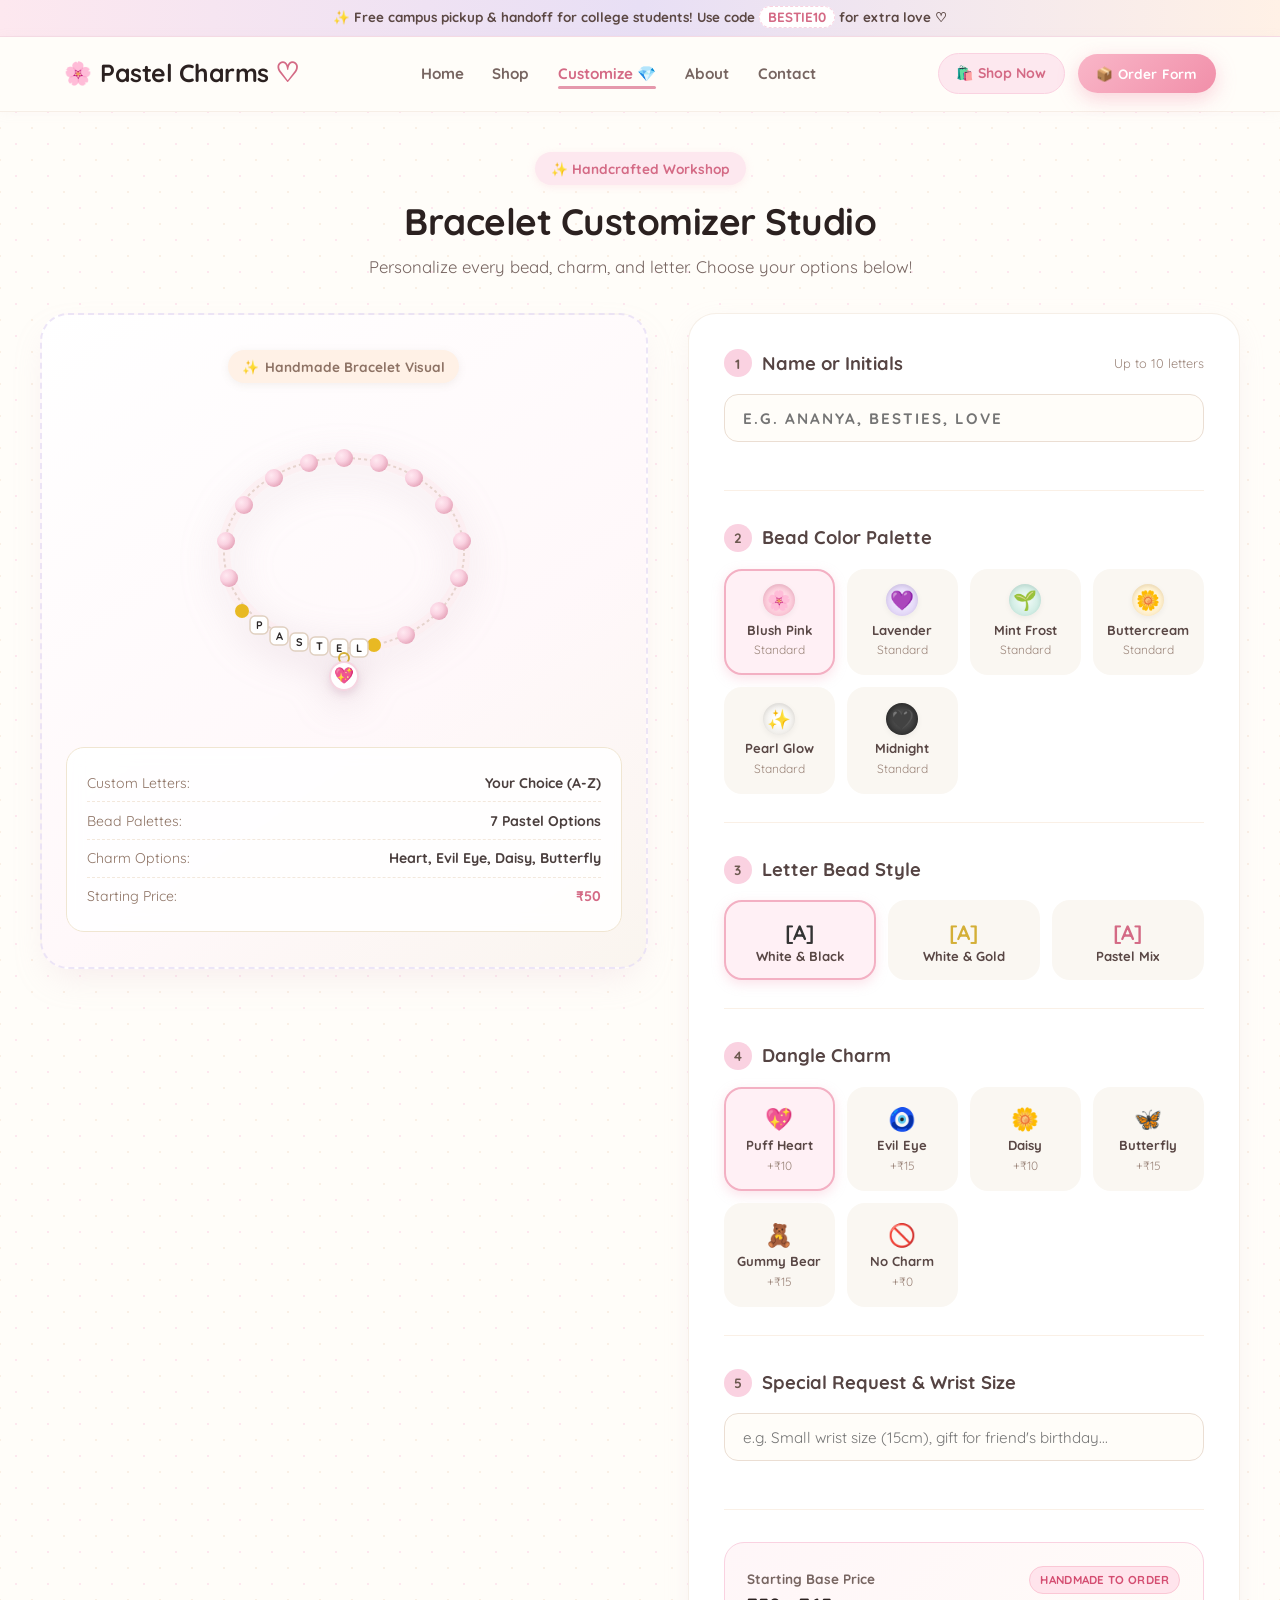
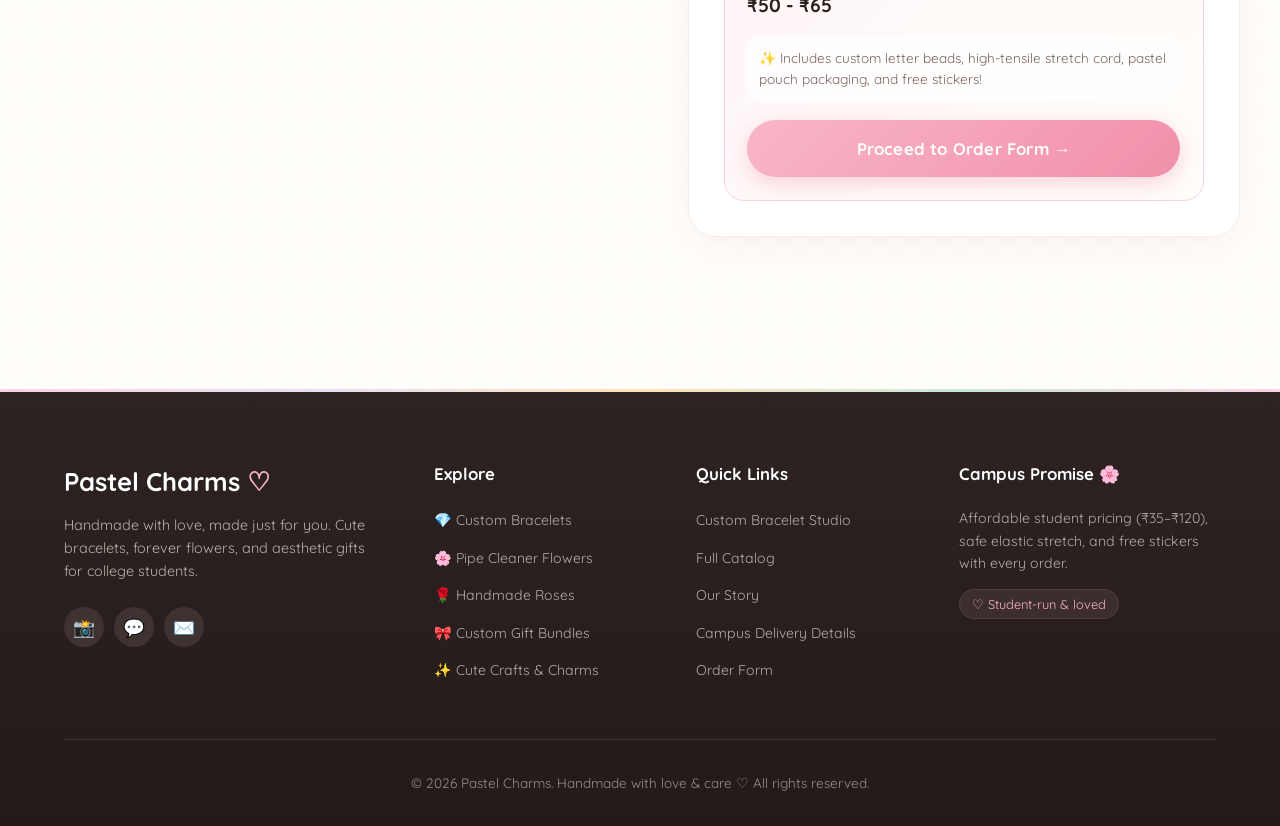
<file: customize.html>
<!DOCTYPE html>
<html lang="en">
<head>
  <meta charset="UTF-8">
  <meta name="viewport" content="width=device-width, initial-scale=1.0">
  <title>Customize Your Bracelet ♡ Pastel Charms</title>
  <meta name="description" content="Design your dream customized name bracelet! Choose your beads, letters, charms, and place your order directly.">
  <link rel="stylesheet" href="css/style.css">
  <link rel="stylesheet" href="css/customizer.css">
  <link rel="icon" href="data:image/svg+xml,<svg xmlns=%22http://www.w3.org/2000/svg%22 viewBox=%220 0 100 100%22><text y=%22.9em%22 font-size=%2290%22>💎</text></svg>">
</head>
<body>

  <div style="background: linear-gradient(90deg, #FDE8EF 0%, #E8DFF5 50%, #FFF1E6 100%); text-align: center; padding: 7px 14px; font-size: 0.84rem; font-weight: 700; color: #5B4743; border-bottom: 1px solid #F6DCE5;">
    ✨ Free campus pickup & handoff for college students! Use code <span style="background: #FFFFFF; padding: 2px 8px; border-radius: 12px; color: #D46A85; border: 1px dashed #FAD2E1;">BESTIE10</span> for extra love ♡
  </div>

  <header class="site-header">
    <div class="nav-container">
      <a href="index.html" class="brand-logo" aria-label="Pastel Charms Home">
        <span class="logo-sparkle">🌸</span>
        <span class="logo-text">Pastel Charms <span>♡</span></span>
      </a>

      <nav aria-label="Main Navigation">
        <ul class="nav-links">
          <li><a href="index.html" class="nav-link ">Home</a></li>
          <li><a href="shop.html" class="nav-link ">Shop</a></li>
          <li><a href="customize.html" class="nav-link active">Customize 💎</a></li>
          <li><a href="index.html#about" class="nav-link">About</a></li>
          <li><a href="index.html#contact" class="nav-link">Contact</a></li>
        </ul>
      </nav>

      <div class="nav-actions">
        <a href="shop.html" class="nav-icon-btn" title="Shop Catalog">
          🛍️ Shop Now
        </a>
        <a href="checkout.html" class="btn btn-primary btn-sm" title="Order / Checkout">
          📦 Order Form
        </a>
        
        <details class="mobile-menu-details">
          <summary class="mobile-menu-summary" aria-label="Toggle menu">☰</summary>
          <div class="mobile-menu-dropdown">
            <a href="index.html"><span>🏠</span> Home</a>
            <a href="shop.html"><span>🛍️</span> Shop All Crafts</a>
            <a href="customize.html"><span>💎</span> Bracelet Customizer</a>
            <a href="index.html#about"><span>🎀</span> Our Story</a>
            <a href="index.html#contact"><span>💌</span> Contact & WhatsApp</a>
            <a href="checkout.html"><span>📦</span> Order Checkout</a>
          </div>
        </details>
      </div>
    </div>
  </header>

  <main class="container section-padding" style="padding-top: 2.5rem;">
    <div class="section-title-wrap" style="margin-bottom: 2rem;">
      <span class="section-subtitle-pill">✨ Handcrafted Workshop</span>
      <h1 class="section-title">Bracelet Customizer Studio</h1>
      <p class="section-desc">Personalize every bead, charm, and letter. Choose your options below!</p>
    </div>

    <div class="customizer-grid">
      <!-- Left Column: Visual Representation Card -->
      <div class="preview-stage-card">
        <div class="preview-badge-pill">
          <span>✨</span> Handmade Bracelet Visual
        </div>

        <div class="bracelet-canvas-container">
          <svg class="bracelet-svg-preview" viewBox="0 0 360 320" xmlns="http://www.w3.org/2000/svg">
            <defs>
              <filter id="charm-glow" x="-50%" y="-50%" width="200%" height="200%">
                <feDropShadow dx="0" dy="4" stdDeviation="4" flood-color="#CAA2B8" flood-opacity="0.35"/>
              </filter>
              <radialGradient id="pinkGrad" cx="35%" cy="35%" r="70%">
                <stop offset="0%" stop-color="#FFE9F1"/>
                <stop offset="50%" stop-color="#FAD2E1"/>
                <stop offset="100%" stop-color="#E6A5BA"/>
              </radialGradient>
            </defs>
            <ellipse cx="180" cy="150" rx="120" ry="95" fill="none" stroke="#FDECEF" stroke-width="12" opacity="0.6"/>
            <ellipse cx="180" cy="150" rx="120" ry="95" fill="none" stroke="#E6D3CD" stroke-width="2" stroke-dasharray="3,3"/>
            
            <!-- Beads Loop -->
            <circle cx="180" cy="55" r="9" fill="url(#pinkGrad)"/>
            <circle cx="215" cy="60" r="9" fill="url(#pinkGrad)"/>
            <circle cx="250" cy="75" r="9" fill="url(#pinkGrad)"/>
            <circle cx="280" cy="102" r="9" fill="url(#pinkGrad)"/>
            <circle cx="298" cy="138" r="9" fill="url(#pinkGrad)"/>
            <circle cx="295" cy="175" r="9" fill="url(#pinkGrad)"/>
            <circle cx="275" cy="208" r="9" fill="url(#pinkGrad)"/>
            <circle cx="242" cy="232" r="9" fill="url(#pinkGrad)"/>
            
            <!-- Flanking Gold Spacer -->
            <circle cx="210" cy="242" r="7" fill="#E8B923"/>
            
            <!-- Letter Beads: P A S T E L -->
            <g transform="translate(195, 245)">
              <rect x="-9" y="-9" width="18" height="18" rx="5" fill="#FFF" stroke="#E0D0C0" stroke-width="1.5"/>
              <text x="0" y="4" text-anchor="middle" font-family="'Quicksand', sans-serif" font-size="11" font-weight="900" fill="#2B2727">L</text>
            </g>
            <g transform="translate(175, 245)">
              <rect x="-9" y="-9" width="18" height="18" rx="5" fill="#FFF" stroke="#E0D0C0" stroke-width="1.5"/>
              <text x="0" y="4" text-anchor="middle" font-family="'Quicksand', sans-serif" font-size="11" font-weight="900" fill="#2B2727">E</text>
            </g>
            <g transform="translate(155, 243)">
              <rect x="-9" y="-9" width="18" height="18" rx="5" fill="#FFF" stroke="#E0D0C0" stroke-width="1.5"/>
              <text x="0" y="4" text-anchor="middle" font-family="'Quicksand', sans-serif" font-size="11" font-weight="900" fill="#2B2727">T</text>
            </g>
            <g transform="translate(135, 239)">
              <rect x="-9" y="-9" width="18" height="18" rx="5" fill="#FFF" stroke="#E0D0C0" stroke-width="1.5"/>
              <text x="0" y="4" text-anchor="middle" font-family="'Quicksand', sans-serif" font-size="11" font-weight="900" fill="#2B2727">S</text>
            </g>
            <g transform="translate(115, 233)">
              <rect x="-9" y="-9" width="18" height="18" rx="5" fill="#FFF" stroke="#E0D0C0" stroke-width="1.5"/>
              <text x="0" y="4" text-anchor="middle" font-family="'Quicksand', sans-serif" font-size="11" font-weight="900" fill="#2B2727">A</text>
            </g>
            <g transform="translate(95, 222)">
              <rect x="-9" y="-9" width="18" height="18" rx="5" fill="#FFF" stroke="#E0D0C0" stroke-width="1.5"/>
              <text x="0" y="4" text-anchor="middle" font-family="'Quicksand', sans-serif" font-size="11" font-weight="900" fill="#2B2727">P</text>
            </g>
            
            <!-- Flanking Gold Spacer -->
            <circle cx="78" cy="208" r="7" fill="#E8B923"/>
            
            <circle cx="65" cy="175" r="9" fill="url(#pinkGrad)"/>
            <circle cx="62" cy="138" r="9" fill="url(#pinkGrad)"/>
            <circle cx="80" cy="102" r="9" fill="url(#pinkGrad)"/>
            <circle cx="110" cy="75" r="9" fill="url(#pinkGrad)"/>
            <circle cx="145" cy="60" r="9" fill="url(#pinkGrad)"/>

            <!-- Center Dangling Charm -->
            <g transform="translate(180, 255)">
              <circle cx="0" cy="0" r="5" fill="none" stroke="#D4AF37" stroke-width="2"/>
              <circle cx="0" cy="18" r="14" fill="#FFFFFF" stroke="#F6D6E2" stroke-width="2" filter="url(#charm-glow)"/>
              <text x="0" y="23" text-anchor="middle" font-size="16">💖</text>
            </g>
          </svg>
        </div>

        <div class="preview-details-strip">
          <div class="preview-spec-row">
            <span class="preview-spec-label">Custom Letters:</span>
            <span class="preview-spec-val">Your Choice (A-Z)</span>
          </div>
          <div class="preview-spec-row">
            <span class="preview-spec-label">Bead Palettes:</span>
            <span class="preview-spec-val">7 Pastel Options</span>
          </div>
          <div class="preview-spec-row">
            <span class="preview-spec-label">Charm Options:</span>
            <span class="preview-spec-val">Heart, Evil Eye, Daisy, Butterfly</span>
          </div>
          <div class="preview-spec-row">
            <span class="preview-spec-label">Starting Price:</span>
            <span class="preview-spec-val" style="color: var(--pastel-rose);">₹50</span>
          </div>
        </div>
      </div>

      <!-- Right Column: Pure HTML Form -->
      <div class="customizer-form-card">
        <form action="checkout.html" method="GET">
          <!-- Step 1 -->
          <section class="form-step-section">
            <div class="form-step-header">
              <span class="step-num">1</span>
              <h3>Name or Initials</h3>
              <span class="step-hint">Up to 10 letters</span>
            </div>
            <div class="form-group">
              <input type="text" name="custom_name" class="form-input" placeholder="e.g. ANANYA, BESTIES, LOVE" maxlength="10" style="text-transform: uppercase; font-weight: 700; letter-spacing: 2px;" required>
            </div>
          </section>

          <!-- Step 2 -->
          <section class="form-step-section">
            <div class="form-step-header">
              <span class="step-num">2</span>
              <h3>Bead Color Palette</h3>
            </div>
            <div class="option-cards-grid">
              <label class="option-radio-label">
                <input type="radio" name="bead_color" value="Blush Pink" checked>
                <div class="option-icon-swatch swatch-pink">🌸</div>
                <span class="option-name">Blush Pink</span>
                <span class="option-price-tag">Standard</span>
              </label>
              <label class="option-radio-label">
                <input type="radio" name="bead_color" value="Lavender">
                <div class="option-icon-swatch swatch-lavender">💜</div>
                <span class="option-name">Lavender</span>
                <span class="option-price-tag">Standard</span>
              </label>
              <label class="option-radio-label">
                <input type="radio" name="bead_color" value="Mint Frost">
                <div class="option-icon-swatch swatch-mint">🌱</div>
                <span class="option-name">Mint Frost</span>
                <span class="option-price-tag">Standard</span>
              </label>
              <label class="option-radio-label">
                <input type="radio" name="bead_color" value="Buttercream">
                <div class="option-icon-swatch swatch-butter">🌼</div>
                <span class="option-name">Buttercream</span>
                <span class="option-price-tag">Standard</span>
              </label>
              <label class="option-radio-label">
                <input type="radio" name="bead_color" value="Pearl Glow">
                <div class="option-icon-swatch swatch-pearl">✨</div>
                <span class="option-name">Pearl Glow</span>
                <span class="option-price-tag">Standard</span>
              </label>
              <label class="option-radio-label">
                <input type="radio" name="bead_color" value="Midnight Black">
                <div class="option-icon-swatch swatch-black">🖤</div>
                <span class="option-name">Midnight</span>
                <span class="option-price-tag">Standard</span>
              </label>
            </div>
          </section>

          <!-- Step 3 -->
          <section class="form-step-section">
            <div class="form-step-header">
              <span class="step-num">3</span>
              <h3>Letter Bead Style</h3>
            </div>
            <div class="option-cards-grid" style="grid-template-columns: repeat(3, 1fr);">
              <label class="option-radio-label">
                <input type="radio" name="letter_style" value="White with Black Text" checked>
                <div style="font-size: 1.3rem; font-weight: 900; color: #333;">[A]</div>
                <span class="option-name">White & Black</span>
              </label>
              <label class="option-radio-label">
                <input type="radio" name="letter_style" value="White with Gold Text">
                <div style="font-size: 1.3rem; font-weight: 900; color: #D4AF37;">[A]</div>
                <span class="option-name">White & Gold</span>
              </label>
              <label class="option-radio-label">
                <input type="radio" name="letter_style" value="Pastel Rainbow">
                <div style="font-size: 1.3rem; font-weight: 900; color: #D46A85;">[A]</div>
                <span class="option-name">Pastel Mix</span>
              </label>
            </div>
          </section>

          <!-- Step 4 -->
          <section class="form-step-section">
            <div class="form-step-header">
              <span class="step-num">4</span>
              <h3>Dangle Charm</h3>
            </div>
            <div class="option-cards-grid">
              <label class="option-radio-label">
                <input type="radio" name="charm" value="Puff Heart (+Rs 10)" checked>
                <span style="font-size: 1.4rem;">💖</span>
                <span class="option-name">Puff Heart</span>
                <span class="option-price-tag">+₹10</span>
              </label>
              <label class="option-radio-label">
                <input type="radio" name="charm" value="Evil Eye (+Rs 15)">
                <span style="font-size: 1.4rem;">🧿</span>
                <span class="option-name">Evil Eye</span>
                <span class="option-price-tag">+₹15</span>
              </label>
              <label class="option-radio-label">
                <input type="radio" name="charm" value="Daisy (+Rs 10)">
                <span style="font-size: 1.4rem;">🌼</span>
                <span class="option-name">Daisy</span>
                <span class="option-price-tag">+₹10</span>
              </label>
              <label class="option-radio-label">
                <input type="radio" name="charm" value="Butterfly (+Rs 15)">
                <span style="font-size: 1.4rem;">🦋</span>
                <span class="option-name">Butterfly</span>
                <span class="option-price-tag">+₹15</span>
              </label>
              <label class="option-radio-label">
                <input type="radio" name="charm" value="Teddy Bear (+Rs 15)">
                <span style="font-size: 1.4rem;">🧸</span>
                <span class="option-name">Gummy Bear</span>
                <span class="option-price-tag">+₹15</span>
              </label>
              <label class="option-radio-label">
                <input type="radio" name="charm" value="No Charm (+Rs 0)">
                <span style="font-size: 1.4rem;">🚫</span>
                <span class="option-name">No Charm</span>
                <span class="option-price-tag">+₹0</span>
              </label>
            </div>
          </section>

          <!-- Step 5 -->
          <section class="form-step-section">
            <div class="form-step-header">
              <span class="step-num">5</span>
              <h3>Special Request & Wrist Size</h3>
            </div>
            <div class="form-group">
              <input type="text" name="custom_notes" class="form-input" placeholder="e.g. Small wrist size (15cm), gift for friend's birthday...">
            </div>
          </section>

          <!-- Summary & Submit -->
          <div class="customizer-summary-card">
            <div class="summary-price-row">
              <div>
                <div style="font-size: 0.85rem; font-weight: 700; color: var(--text-secondary);">Starting Base Price</div>
                <div style="font-size: 1.2rem; font-weight: 800; color: var(--text-dark);">₹50 - ₹65</div>
              </div>
              <div style="text-align: right;">
                <span class="badge badge-accent">Handmade to Order</span>
              </div>
            </div>

            <div class="summary-items-breakdown">
              ✨ Includes custom letter beads, high-tensile stretch cord, pastel pouch packaging, and free stickers!
            </div>

            <button type="submit" class="btn btn-primary btn-block" style="padding: 1.1rem; font-size: 1.05rem;">
              Proceed to Order Form →
            </button>
          </div>
        </form>
      </div>
    </div>
  </main>

  <footer class="site-footer">
    <div class="container">
      <div class="footer-grid">
        <div>
          <div class="footer-logo">
            Pastel Charms <span>♡</span>
          </div>
          <p class="footer-desc">
            Handmade with love, made just for you. Cute bracelets, forever flowers, and aesthetic gifts for college students.
          </p>
          <div class="footer-social-links">
            <a href="https://instagram.com" target="_blank" class="social-circle" title="Instagram">📸</a>
            <a href="https://wa.me/919876543210" target="_blank" class="social-circle" title="WhatsApp">💬</a>
            <a href="mailto:hello.pastelcharms@gmail.com" class="social-circle" title="Email">✉️</a>
          </div>
        </div>

        <div class="footer-col">
          <h4>Explore</h4>
          <ul class="footer-links-list">
            <li><a href="shop.html#bracelets">💎 Custom Bracelets</a></li>
            <li><a href="shop.html#pipe-flowers">🌸 Pipe Cleaner Flowers</a></li>
            <li><a href="shop.html#roses">🌹 Handmade Roses</a></li>
            <li><a href="shop.html#custom-gifts">🎀 Custom Gift Bundles</a></li>
            <li><a href="shop.html#crafts">✨ Cute Crafts & Charms</a></li>
          </ul>
        </div>

        <div class="footer-col">
          <h4>Quick Links</h4>
          <ul class="footer-links-list">
            <li><a href="customize.html">Custom Bracelet Studio</a></li>
            <li><a href="shop.html">Full Catalog</a></li>
            <li><a href="index.html#about">Our Story</a></li>
            <li><a href="index.html#contact">Campus Delivery Details</a></li>
            <li><a href="checkout.html">Order Form</a></li>
          </ul>
        </div>

        <div class="footer-col">
          <h4>Campus Promise 🌸</h4>
          <p style="font-size: 0.88rem; color: #B5ABA4; line-height: 1.6; margin-bottom: 1rem;">
            Affordable student pricing (₹35–₹120), safe elastic stretch, and free stickers with every order.
          </p>
          <span style="font-size: 0.8rem; background: #3C2E2D; padding: 6px 12px; border-radius: 20px; color: #F8B4C9; border: 1px solid #4D3C3B;">
            ♡ Student-run & loved
          </span>
        </div>
      </div>

      <div class="footer-bottom">
        <p>© 2026 Pastel Charms. Handmade with love & care ♡ All rights reserved.</p>
      </div>
    </div>
  </footer>

</body>
</html>
</file>
<file: css/style.css>
/* ==========================================
   Pastel Charms - Pure HTML & CSS Aesthetic Store
   Zero JavaScript Required - 100% Native & Fast
   ========================================== */

@import url('https://fonts.googleapis.com/css2?family=Caveat:wght@600;700&family=Nunito:wght@400;600;700;800&family=Playfair+Display:ital,wght@0,600;1,600&family=Quicksand:wght@500;600;700;800&display=swap');

:root {
  /* Pastel Palette */
  --bg-cream: #FFFDF9;
  --bg-secondary: #FAF5EE;
  --bg-card: #FFFFFF;
  
  --pastel-pink-soft: #FDE8EF;
  --pastel-pink: #FAD2E1;
  --pastel-pink-deep: #E598AC;
  --pastel-rose: #D46A85;

  --pastel-lavender-soft: #F5EFFF;
  --pastel-lavender: #E8DFF5;
  --pastel-lavender-deep: #BFA9E5;

  --pastel-butter-soft: #FFF9EB;
  --pastel-butter: #FDE2B8;
  
  --pastel-mint-soft: #EEF8F5;
  --pastel-mint: #CBE8DE;
  
  --pastel-sky: #D6ECFA;

  /* Typography & Neutrals */
  --text-primary: #463836;
  --text-secondary: #776561;
  --text-muted: #A3908B;
  --text-dark: #2B2120;

  --border-light: #F4ECE1;
  --border-pink: #FAD2E1;

  /* Shadows */
  --shadow-subtle: 0 4px 15px rgba(210, 180, 195, 0.12);
  --shadow-card: 0 10px 25px -5px rgba(220, 180, 195, 0.2);
  --shadow-hover: 0 16px 35px -8px rgba(210, 160, 180, 0.3);

  /* Radii */
  --radius-sm: 12px;
  --radius-md: 20px;
  --radius-lg: 28px;
  --radius-full: 9999px;

  /* Fonts */
  --font-main: 'Quicksand', -apple-system, BlinkMacSystemFont, 'Nunito', sans-serif;
  --font-serif: 'Playfair Display', serif;
  --font-hand: 'Caveat', cursive;
}

*, *::before, *::after {
  box-sizing: border-box;
  margin: 0;
  padding: 0;
}

html {
  scroll-behavior: smooth;
  font-size: 16px;
}

body {
  background-color: var(--bg-cream);
  color: var(--text-primary);
  font-family: var(--font-main);
  line-height: 1.6;
  overflow-x: hidden;
  background-image: 
    radial-gradient(#FDE8EF 0.8px, transparent 0.8px), 
    radial-gradient(#FAF0E6 0.8px, var(--bg-cream) 0.8px);
  background-size: 32px 32px;
  background-position: 0 0, 16px 16px;
}

a {
  color: inherit;
  text-decoration: none;
  transition: all 0.25s ease;
}

button, input, select, textarea {
  font-family: inherit;
}

img {
  max-width: 100%;
  height: auto;
  display: block;
}

.container {
  max-width: 1200px;
  margin: 0 auto;
  padding: 0 1.5rem;
}

.section-padding {
  padding: 4.5rem 0;
}

/* Typography & Titles */
.font-hand { font-family: var(--font-hand); }
.font-serif { font-family: var(--font-serif); }

.section-title-wrap {
  text-align: center;
  margin-bottom: 2.8rem;
  position: relative;
}

.section-subtitle-pill {
  display: inline-flex;
  align-items: center;
  gap: 6px;
  background: var(--pastel-pink-soft);
  color: var(--pastel-rose);
  font-weight: 700;
  font-size: 0.85rem;
  padding: 6px 16px;
  border-radius: var(--radius-full);
  margin-bottom: 0.8rem;
  box-shadow: 0 2px 8px rgba(243, 176, 195, 0.2);
}

.section-title {
  font-size: 2.3rem;
  font-weight: 800;
  color: var(--text-dark);
  letter-spacing: -0.5px;
  line-height: 1.25;
}

.section-desc {
  color: var(--text-secondary);
  font-size: 1.05rem;
  max-width: 620px;
  margin: 0.6rem auto 0;
}

/* Buttons */
.btn {
  display: inline-flex;
  align-items: center;
  justify-content: center;
  gap: 8px;
  padding: 0.85rem 1.75rem;
  border-radius: var(--radius-full);
  font-weight: 700;
  font-size: 0.95rem;
  letter-spacing: 0.2px;
  box-shadow: 0 4px 14px rgba(0,0,0,0.06);
  cursor: pointer;
  border: none;
  transition: all 0.28s cubic-bezier(0.34, 1.56, 0.64, 1);
  text-decoration: none;
}

.btn:hover {
  transform: translateY(-2px);
}

.btn:active {
  transform: translateY(0);
}

.btn-primary {
  background: linear-gradient(135deg, #F9B6C8 0%, #F18FA9 100%);
  color: #FFFFFF;
  box-shadow: 0 6px 20px rgba(241, 143, 169, 0.38);
}

.btn-primary:hover {
  background: linear-gradient(135deg, #F8A5BC 0%, #E87A97 100%);
  box-shadow: 0 8px 24px rgba(241, 143, 169, 0.48);
  color: #FFFFFF;
}

.btn-secondary {
  background: #FFF1E6;
  color: #7D5F54;
  border: 1px solid #F5DECF;
}

.btn-secondary:hover {
  background: #FFE8D6;
  color: #654B41;
}

.btn-outline {
  background: #FFFFFF;
  color: var(--text-primary);
  border: 2px solid var(--border-light);
}

.btn-outline:hover {
  border-color: var(--pastel-pink);
  background: var(--pastel-pink-soft);
  color: var(--pastel-rose);
}

.btn-sm {
  padding: 0.55rem 1.15rem;
  font-size: 0.85rem;
}

.btn-block {
  width: 100%;
}

.badge {
  display: inline-flex;
  align-items: center;
  gap: 4px;
  font-size: 0.72rem;
  font-weight: 800;
  padding: 4px 10px;
  border-radius: var(--radius-full);
  letter-spacing: 0.3px;
  text-transform: uppercase;
}

.badge-accent {
  background: #FFE4EC;
  color: #D44D71;
  border: 1px solid #FBC7D5;
}

.badge-custom {
  background: #EDE4FA;
  color: #7852B8;
  border: 1px solid #DFCFF6;
}

/* Header & Navbar */
.site-header {
  position: sticky;
  top: 0;
  z-index: 900;
  background: rgba(255, 253, 249, 0.92);
  backdrop-filter: blur(12px);
  -webkit-backdrop-filter: blur(12px);
  border-bottom: 1px solid rgba(244, 236, 225, 0.8);
  box-shadow: 0 1px 12px rgba(210, 180, 195, 0.08);
}

.nav-container {
  display: flex;
  align-items: center;
  justify-content: space-between;
  height: 74px;
  max-width: 1200px;
  margin: 0 auto;
  padding: 0 1.5rem;
}

.brand-logo {
  display: flex;
  align-items: center;
  gap: 8px;
  text-decoration: none;
}

.logo-sparkle {
  font-size: 1.4rem;
  animation: gentlePulse 3s infinite ease-in-out;
}

.logo-text {
  font-family: var(--font-main);
  font-size: 1.55rem;
  font-weight: 800;
  color: var(--text-dark);
  letter-spacing: -0.5px;
}

.logo-text span {
  color: var(--pastel-rose);
  font-family: var(--font-hand);
  font-size: 1.7rem;
}

.nav-links {
  display: flex;
  align-items: center;
  gap: 1.8rem;
  list-style: none;
}

.nav-link {
  font-weight: 700;
  font-size: 0.95rem;
  color: var(--text-secondary);
  position: relative;
  padding: 6px 0;
}

.nav-link:hover, .nav-link.active {
  color: var(--pastel-rose);
}

.nav-link::after {
  content: '';
  position: absolute;
  bottom: 0;
  left: 0;
  width: 0;
  height: 2.5px;
  border-radius: 2px;
  background: var(--pastel-pink-deep);
  transition: width 0.25s ease;
}

.nav-link:hover::after, .nav-link.active::after {
  width: 100%;
}

.nav-actions {
  display: flex;
  align-items: center;
  gap: 0.8rem;
}

.nav-icon-btn {
  padding: 0.5rem 1.1rem;
  border-radius: var(--radius-full);
  background: var(--pastel-pink-soft);
  border: 1px solid var(--border-pink);
  font-size: 0.88rem;
  font-weight: 700;
  color: var(--pastel-rose);
  display: inline-flex;
  align-items: center;
  gap: 6px;
  transition: all 0.2s ease;
}

.nav-icon-btn:hover {
  background: var(--pastel-pink);
  transform: translateY(-2px);
}

/* Mobile Nav Accordion */
.mobile-menu-details {
  display: none;
}

.mobile-menu-summary {
  list-style: none;
  font-size: 1.35rem;
  cursor: pointer;
  padding: 6px 12px;
  border-radius: 12px;
  background: var(--bg-card);
  border: 1px solid var(--border-light);
}

.mobile-menu-summary::-webkit-details-marker {
  display: none;
}

.mobile-menu-dropdown {
  position: absolute;
  top: 74px;
  left: 0;
  right: 0;
  background: #FFFFFF;
  box-shadow: 0 12px 30px rgba(70, 45, 55, 0.15);
  border-bottom: 2px solid var(--pastel-pink);
  padding: 1.25rem 1.5rem;
  display: flex;
  flex-direction: column;
  gap: 1rem;
}

.mobile-menu-dropdown a {
  font-size: 1.05rem;
  font-weight: 700;
  color: var(--text-primary);
  display: flex;
  align-items: center;
  gap: 10px;
}

/* Hero Section */
.hero-section {
  position: relative;
  padding: 4.5rem 0 5.5rem;
  overflow: hidden;
}

.hero-aura {
  position: absolute;
  width: 500px;
  height: 500px;
  border-radius: 50%;
  filter: blur(90px);
  opacity: 0.55;
  pointer-events: none;
  z-index: 0;
}

.hero-aura-1 { background: #FAD2E1; top: -100px; right: -50px; }
.hero-aura-2 { background: #E8DFF5; bottom: -150px; left: -100px; }

.hero-grid {
  position: relative;
  z-index: 1;
  display: grid;
  grid-template-columns: 1.15fr 1fr;
  gap: 3rem;
  align-items: center;
}

.hero-content { max-width: 580px; }

.hero-pill-badge {
  display: inline-flex;
  align-items: center;
  gap: 8px;
  background: #FFFFFF;
  border: 1px solid #F8D7E3;
  padding: 6px 18px;
  border-radius: var(--radius-full);
  font-size: 0.88rem;
  font-weight: 700;
  color: var(--pastel-rose);
  box-shadow: 0 4px 12px rgba(243, 176, 195, 0.2);
  margin-bottom: 1.4rem;
}

.hero-title {
  font-size: 3.4rem;
  font-weight: 800;
  line-height: 1.15;
  color: var(--text-dark);
  letter-spacing: -1px;
  margin-bottom: 0.6rem;
}

.hero-title .title-accent {
  background: linear-gradient(135deg, #E5869E 0%, #B8657B 100%);
  -webkit-background-clip: text;
  -webkit-text-fill-color: transparent;
  background-clip: text;
}

.hero-tagline {
  font-family: var(--font-hand);
  font-size: 2rem;
  color: var(--pastel-rose);
  margin-bottom: 1.25rem;
}

.hero-description {
  font-size: 1.12rem;
  color: var(--text-secondary);
  line-height: 1.7;
  margin-bottom: 2.2rem;
}

.hero-btn-group {
  display: flex;
  align-items: center;
  gap: 1rem;
  flex-wrap: wrap;
  margin-bottom: 2.5rem;
}

.hero-perks {
  display: flex;
  align-items: center;
  gap: 1.8rem;
  flex-wrap: wrap;
  padding-top: 1.5rem;
  border-top: 1px dashed #EEDBCE;
}

.perk-pill {
  display: flex;
  align-items: center;
  gap: 8px;
  font-size: 0.88rem;
  font-weight: 700;
  color: var(--text-secondary);
}

.perk-pill span { font-size: 1.1rem; }

.hero-visual-card {
  position: relative;
  background: linear-gradient(145deg, #FFFFFF 0%, #FFF8FA 100%);
  border-radius: 36px;
  padding: 1.5rem;
  box-shadow: var(--shadow-hover);
  border: 2px solid #FFF0F5;
  transition: transform 0.4s ease;
}

.hero-visual-card:hover {
  transform: rotate(-1deg) scale(1.01);
}

.hero-main-img {
  width: 100%;
  height: 380px;
  object-fit: cover;
  border-radius: 24px;
}

.floating-sticker {
  position: absolute;
  background: rgba(255, 255, 255, 0.95);
  backdrop-filter: blur(8px);
  border-radius: var(--radius-md);
  padding: 0.75rem 1.15rem;
  display: flex;
  align-items: center;
  gap: 10px;
  box-shadow: 0 10px 25px rgba(220, 160, 180, 0.28);
  border: 1px solid #FFE4EC;
  animation: floatSlow 4s ease-in-out infinite alternate;
}

.sticker-price { bottom: 20px; left: -20px; }
.sticker-handmade { top: 25px; right: -25px; animation-delay: -2s; }

.sticker-icon { font-size: 1.6rem; }
.sticker-title { font-size: 0.85rem; font-weight: 800; color: var(--text-dark); line-height: 1.2; }
.sticker-sub { font-size: 0.75rem; color: var(--pastel-rose); font-weight: 700; }

/* Categories Grid */
.categories-grid {
  display: grid;
  grid-template-columns: repeat(auto-fit, minmax(200px, 1fr));
  gap: 1.25rem;
}

.category-card {
  background: #FFFFFF;
  border-radius: var(--radius-lg);
  padding: 2rem 1.25rem;
  text-align: center;
  border: 1px solid var(--border-light);
  box-shadow: var(--shadow-card);
  transition: all 0.3s cubic-bezier(0.34, 1.56, 0.64, 1);
  display: flex;
  flex-direction: column;
  align-items: center;
  position: relative;
  overflow: hidden;
  text-decoration: none;
}

.category-card:hover {
  transform: translateY(-6px);
  box-shadow: var(--shadow-hover);
  border-color: var(--pastel-pink);
}

.category-icon-bubble {
  width: 70px;
  height: 70px;
  border-radius: 50%;
  background: var(--pastel-pink-soft);
  display: flex;
  align-items: center;
  justify-content: center;
  font-size: 2.2rem;
  margin-bottom: 1.2rem;
  transition: transform 0.4s cubic-bezier(0.34, 1.56, 0.64, 1);
}

.category-card:hover .category-icon-bubble {
  transform: scale(1.15) rotate(8deg);
}

.category-card h3 {
  font-size: 1.15rem;
  font-weight: 800;
  color: var(--text-dark);
  margin-bottom: 0.3rem;
}

.category-card p {
  font-size: 0.85rem;
  color: var(--text-muted);
}

.category-count-pill {
  margin-top: 0.8rem;
  font-size: 0.75rem;
  font-weight: 700;
  color: var(--pastel-rose);
  background: var(--pastel-pink-soft);
  padding: 4px 12px;
  border-radius: 20px;
}

/* Products Grid */
.products-grid {
  display: grid;
  grid-template-columns: repeat(auto-fill, minmax(270px, 1fr));
  gap: 1.75rem;
}

.product-card {
  background: #FFFFFF;
  border-radius: var(--radius-lg);
  overflow: hidden;
  border: 1.5px solid rgba(244, 236, 225, 0.8);
  box-shadow: var(--shadow-card);
  transition: all 0.3s cubic-bezier(0.34, 1.56, 0.64, 1);
  display: flex;
  flex-direction: column;
  position: relative;
}

.product-card:hover {
  transform: translateY(-6px);
  box-shadow: 0 18px 40px -10px rgba(210, 160, 180, 0.35);
  border-color: #F8D2DD;
}

.product-card-top {
  position: relative;
  background: #FAF7F2;
  overflow: hidden;
}

.product-img-wrap {
  width: 100%;
  height: 230px;
  overflow: hidden;
}

.product-img-wrap img {
  width: 100%;
  height: 100%;
  object-fit: cover;
  transition: transform 0.5s ease;
}

.product-card:hover .product-img-wrap img {
  transform: scale(1.06);
}

.badge-stack {
  position: absolute;
  top: 12px;
  left: 12px;
  display: flex;
  flex-direction: column;
  gap: 6px;
  z-index: 2;
}

.product-card-body {
  padding: 1.25rem;
  display: flex;
  flex-direction: column;
  flex: 1;
}

.product-meta-row {
  display: flex;
  align-items: center;
  justify-content: space-between;
  margin-bottom: 0.5rem;
  font-size: 0.8rem;
}

.product-category-tag {
  color: var(--pastel-rose);
  font-weight: 700;
  text-transform: uppercase;
  font-size: 0.72rem;
  letter-spacing: 0.4px;
}

.product-rating { color: #E5A11A; font-weight: 700; }
.review-count { color: var(--text-muted); font-weight: 500; }

.product-title {
  font-size: 1.12rem;
  font-weight: 800;
  color: var(--text-dark);
  margin-bottom: 0.4rem;
  line-height: 1.35;
}

.product-short-desc {
  font-size: 0.85rem;
  color: var(--text-secondary);
  line-height: 1.5;
  margin-bottom: 1.2rem;
  flex: 1;
}

.product-card-footer {
  display: flex;
  align-items: center;
  justify-content: space-between;
  padding-top: 0.8rem;
  border-top: 1px dashed var(--border-light);
}

.price-box {
  display: flex;
  align-items: baseline;
  gap: 4px;
}

.price-box .currency {
  font-size: 1rem;
  font-weight: 800;
  color: var(--pastel-rose);
}

.price-box .amount {
  font-size: 1.4rem;
  font-weight: 800;
  color: var(--text-dark);
}

.original-price {
  font-size: 0.85rem;
  color: var(--text-muted);
  text-decoration: line-through;
  margin-left: 4px;
}

.card-btn-group {
  display: flex;
  align-items: center;
  gap: 6px;
}

/* Why Choose Handmade Section */
.why-handmade-section {
  background: linear-gradient(180deg, transparent 0%, #FFF5F7 50%, transparent 100%);
}

.why-grid {
  display: grid;
  grid-template-columns: repeat(auto-fit, minmax(260px, 1fr));
  gap: 1.75rem;
}

.why-card {
  background: #FFFFFF;
  border-radius: var(--radius-lg);
  padding: 2.2rem 1.75rem;
  border: 1px solid #FCE4EC;
  box-shadow: var(--shadow-card);
  text-align: center;
  position: relative;
  transition: all 0.35s cubic-bezier(0.34, 1.56, 0.64, 1);
}

.why-card:hover {
  transform: translateY(-6px);
  box-shadow: 0 18px 40px -10px rgba(220, 180, 200, 0.3);
}

.why-icon {
  width: 65px;
  height: 65px;
  border-radius: 50%;
  background: var(--pastel-pink-soft);
  margin: 0 auto 1.25rem;
  display: flex;
  align-items: center;
  justify-content: center;
  font-size: 2rem;
  transition: transform 0.3s ease;
}

.why-card:hover .why-icon {
  transform: scale(1.15) rotate(6deg);
}

.why-card h3 {
  font-size: 1.25rem;
  font-weight: 800;
  color: var(--text-dark);
  margin-bottom: 0.6rem;
}

.why-card p {
  font-size: 0.92rem;
  color: var(--text-secondary);
  line-height: 1.6;
}

/* Reviews / Testimonials */
.reviews-grid {
  display: grid;
  grid-template-columns: repeat(auto-fit, minmax(270px, 1fr));
  gap: 1.5rem;
}

.review-card {
  background: #FFFFFF;
  border-radius: var(--radius-lg);
  padding: 1.8rem;
  border: 1px solid var(--border-light);
  box-shadow: var(--shadow-card);
  display: flex;
  flex-direction: column;
  transition: all 0.3s ease;
}

.review-card:hover {
  transform: translateY(-4px);
  box-shadow: var(--shadow-hover);
}

.review-stars {
  color: #F5A623;
  font-size: 1.05rem;
  margin-bottom: 0.8rem;
}

.review-text {
  font-size: 0.94rem;
  color: var(--text-primary);
  line-height: 1.65;
  font-style: italic;
  margin-bottom: 1.25rem;
  flex: 1;
}

.review-user-row {
  display: flex;
  align-items: center;
  gap: 12px;
  padding-top: 1rem;
  border-top: 1px dashed var(--border-light);
}

.review-avatar {
  width: 44px;
  height: 44px;
  border-radius: 50%;
  background: var(--pastel-pink-soft);
  display: flex;
  align-items: center;
  justify-content: center;
  font-size: 1.3rem;
}

.review-name {
  font-size: 0.95rem;
  font-weight: 800;
  color: var(--text-dark);
}

.review-college {
  font-size: 0.78rem;
  color: var(--pastel-rose);
  font-weight: 600;
}

/* Instagram Gallery */
.insta-grid {
  display: grid;
  grid-template-columns: repeat(auto-fit, minmax(240px, 1fr));
  gap: 1.25rem;
}

.insta-card {
  position: relative;
  border-radius: var(--radius-md);
  overflow: hidden;
  aspect-ratio: 1 / 1;
  box-shadow: var(--shadow-card);
  transition: all 0.4s cubic-bezier(0.34, 1.56, 0.64, 1);
}

.insta-card:hover {
  transform: scale(1.03) rotate(-1deg);
  box-shadow: 0 15px 40px -8px rgba(70, 45, 55, 0.25);
}

.insta-card img {
  width: 100%;
  height: 100%;
  object-fit: cover;
  transition: transform 0.4s ease;
}

.insta-overlay {
  position: absolute;
  inset: 0;
  background: rgba(70, 45, 55, 0.75);
  backdrop-filter: blur(3px);
  display: flex;
  flex-direction: column;
  justify-content: center;
  align-items: center;
  padding: 1.5rem;
  color: #FFFFFF;
  text-align: center;
  opacity: 0;
  transition: opacity 0.3s ease;
}

.insta-card:hover .insta-overlay { opacity: 1; }
.insta-card:hover img { transform: scale(1.08); }
.insta-likes { font-size: 1rem; font-weight: 700; margin-bottom: 0.5rem; }
.insta-caption { font-size: 0.82rem; line-height: 1.4; opacity: 0.9; }

/* Call to Action Banner */
.cta-banner-wrap {
  background: linear-gradient(135deg, #FDE7EF 0%, #E8DFF5 100%);
  border-radius: 36px;
  padding: 4rem 2rem;
  text-align: center;
  box-shadow: var(--shadow-card);
  position: relative;
  overflow: hidden;
  border: 2px solid #FFFFFF;
}

.cta-title {
  font-size: 2.4rem;
  font-weight: 800;
  color: var(--text-dark);
  margin-bottom: 0.8rem;
}

.cta-desc {
  font-size: 1.1rem;
  color: var(--text-secondary);
  max-width: 580px;
  margin: 0 auto 2rem;
}

/* About & Contact Sections */
.about-grid {
  display: grid;
  grid-template-columns: 1fr 1fr;
  gap: 3.5rem;
  align-items: center;
}

.about-img-frame {
  background: #FFFFFF;
  padding: 1.25rem;
  border-radius: 32px;
  box-shadow: var(--shadow-hover);
  border: 2px solid #FEE5ED;
  transition: transform 0.4s ease;
}

.about-img-frame:hover {
  transform: rotate(-1.5deg) scale(1.01);
}

.about-img-frame img {
  border-radius: 20px;
  width: 100%;
  height: 380px;
  object-fit: cover;
}

.about-perk-pills {
  display: grid;
  grid-template-columns: 1fr 1fr;
  gap: 1rem;
  margin-top: 1.8rem;
}

.about-pill {
  display: flex;
  align-items: center;
  gap: 10px;
  background: #FFFFFF;
  padding: 0.8rem 1rem;
  border-radius: var(--radius-md);
  border: 1px solid var(--border-light);
  font-size: 0.88rem;
  font-weight: 700;
  color: var(--text-primary);
  box-shadow: var(--shadow-subtle);
  transition: all 0.25s ease;
}

.about-pill:hover {
  transform: translateY(-2px);
  background: var(--pastel-pink-soft);
}

.contact-cards-grid {
  display: grid;
  grid-template-columns: repeat(auto-fit, minmax(260px, 1fr));
  gap: 1.5rem;
}

.contact-card {
  background: #FFFFFF;
  border-radius: var(--radius-lg);
  padding: 2.2rem 1.5rem;
  text-align: center;
  box-shadow: var(--shadow-card);
  border: 1px solid var(--border-light);
  transition: all 0.35s cubic-bezier(0.34, 1.56, 0.64, 1);
}

.contact-card:hover {
  transform: translateY(-6px);
  box-shadow: var(--shadow-hover);
}

.contact-icon {
  font-size: 2.4rem;
  margin-bottom: 1rem;
  transition: transform 0.3s ease;
}

.contact-card:hover .contact-icon {
  transform: scale(1.2) rotate(6deg);
}

.contact-card h3 {
  font-size: 1.2rem;
  font-weight: 800;
  color: var(--text-dark);
  margin-bottom: 0.4rem;
}

.contact-card p {
  font-size: 0.9rem;
  color: var(--text-secondary);
  margin-bottom: 1.2rem;
}

/* Footer */
.site-footer {
  background: linear-gradient(180deg, #2D2322 0%, #231B1A 100%);
  color: #ECE5DE;
  padding: 4.5rem 0 2rem;
  margin-top: 5rem;
  position: relative;
}

.site-footer::before {
  content: '';
  position: absolute;
  top: 0;
  left: 0;
  right: 0;
  height: 3px;
  background: linear-gradient(90deg, #FAD2E1, #E8DFF5, #FDE2B8, #CBE8DE, #FAD2E1);
}

.footer-grid {
  display: grid;
  grid-template-columns: 1.5fr 1fr 1fr 1.2fr;
  gap: 3rem;
  margin-bottom: 3.5rem;
}

.footer-logo {
  font-size: 1.6rem;
  font-weight: 800;
  color: #FFFFFF;
  margin-bottom: 0.6rem;
}

.footer-logo span {
  color: #F8B4C9;
  font-family: var(--font-hand);
}

.footer-desc {
  font-size: 0.9rem;
  color: #BBB0A8;
  line-height: 1.6;
  margin-bottom: 1.5rem;
}

.footer-social-links {
  display: flex;
  gap: 10px;
}

.social-circle {
  width: 40px;
  height: 40px;
  border-radius: 50%;
  background: #3F3332;
  display: flex;
  align-items: center;
  justify-content: center;
  font-size: 1.1rem;
  color: #FFFFFF;
  transition: all 0.25s ease;
  text-decoration: none;
}

.social-circle:hover {
  background: #F18FA9;
  transform: translateY(-3px);
}

.footer-col h4 {
  font-size: 1.05rem;
  font-weight: 700;
  color: #FFFFFF;
  margin-bottom: 1.2rem;
}

.footer-links-list {
  list-style: none;
  display: flex;
  flex-direction: column;
  gap: 0.75rem;
}

.footer-links-list a {
  font-size: 0.88rem;
  color: #B5ABA4;
  text-decoration: none;
}

.footer-links-list a:hover {
  color: #F8B4C9;
}

.footer-bottom {
  text-align: center;
  padding-top: 2rem;
  border-top: 1px solid #3F3332;
  font-size: 0.85rem;
  color: #998C85;
}

/* Category Filter Bar in Shop */
.shop-filter-bar-wrap {
  background: #FFFFFF;
  border-radius: var(--radius-lg);
  padding: 1.25rem;
  margin-bottom: 2.2rem;
  box-shadow: var(--shadow-card);
  border: 1px solid var(--border-light);
  display: flex;
  flex-wrap: wrap;
  align-items: center;
  justify-content: space-between;
  gap: 1rem;
}

.category-filter-chips {
  display: flex;
  align-items: center;
  gap: 8px;
  flex-wrap: wrap;
}

.filter-chip {
  display: inline-flex;
  align-items: center;
  gap: 8px;
  padding: 0.6rem 1.15rem;
  border-radius: var(--radius-full);
  background: var(--bg-secondary);
  color: var(--text-secondary);
  font-size: 0.88rem;
  font-weight: 700;
  text-decoration: none;
  border: 1px solid transparent;
  transition: all 0.25s ease;
}

.filter-chip:hover {
  background: var(--pastel-pink-soft);
  color: var(--pastel-rose);
  transform: translateY(-2px);
}

.filter-chip.active {
  background: linear-gradient(135deg, #FAD2E1 0%, #F5B9CB 100%);
  color: #55343E;
  box-shadow: 0 4px 12px rgba(245, 185, 203, 0.4);
}

/* Checkout Page Styles */
.checkout-grid {
  display: grid;
  grid-template-columns: 1.25fr 1fr;
  gap: 2.5rem;
  align-items: start;
}

.checkout-card {
  background: #FFFFFF;
  border-radius: 28px;
  padding: 2.2rem;
  box-shadow: var(--shadow-card);
  border: 1px solid var(--border-light);
}

.checkout-card-header {
  margin-bottom: 1.75rem;
  padding-bottom: 1.25rem;
  border-bottom: 1px solid var(--border-light);
}

.checkout-card-header h2 {
  font-size: 1.45rem;
  font-weight: 800;
  color: var(--text-dark);
}

.checkout-card-header p {
  font-size: 0.88rem;
  color: var(--text-secondary);
}

.form-group { margin-bottom: 1.25rem; }

.form-label {
  display: block;
  font-size: 0.88rem;
  font-weight: 700;
  color: var(--text-dark);
  margin-bottom: 0.4rem;
}

.form-label .required { color: var(--pastel-rose); }

.form-input, .form-select, .form-textarea {
  width: 100%;
  padding: 0.85rem 1.15rem;
  border-radius: 14px;
  border: 1.5px solid #EBDED3;
  background: #FFFDF9;
  font-family: inherit;
  font-size: 0.95rem;
  color: var(--text-dark);
  transition: all 0.2s ease;
}

.form-input:focus, .form-select:focus, .form-textarea:focus {
  outline: none;
  border-color: var(--pastel-pink-deep);
  box-shadow: 0 0 0 3px rgba(241, 143, 169, 0.22);
  background: #FFFFFF;
}

.form-hint {
  font-size: 0.78rem;
  color: var(--text-muted);
  margin-top: 4px;
}

.payment-options-grid {
  display: grid;
  grid-template-columns: 1fr 1fr;
  gap: 10px;
}

.payment-option-pill {
  display: flex;
  align-items: center;
  gap: 10px;
  padding: 0.9rem 1rem;
  border-radius: 16px;
  background: var(--bg-secondary);
  border: 1.5px solid #EEDBCE;
  cursor: pointer;
  font-size: 0.88rem;
  font-weight: 700;
}

.payment-option-pill input { accent-color: var(--pastel-rose); }

.checkout-item-row {
  display: flex;
  align-items: center;
  justify-content: space-between;
  padding: 0.85rem 0;
  border-bottom: 1px dashed var(--border-light);
}

.checkout-item-left {
  display: flex;
  align-items: center;
  gap: 12px;
}

.checkout-item-thumb {
  width: 52px;
  height: 52px;
  border-radius: 10px;
  overflow: hidden;
  background: #FDF4F6;
  flex-shrink: 0;
}

.checkout-item-thumb img {
  width: 100%;
  height: 100%;
  object-fit: cover;
}

.checkout-item-title {
  font-size: 0.92rem;
  font-weight: 800;
  color: var(--text-dark);
}

.checkout-item-specs {
  font-size: 0.75rem;
  color: var(--text-secondary);
}

.checkout-item-price {
  font-weight: 800;
  color: var(--pastel-rose);
}

/* Animations & Keyframes */
@keyframes floatSlow {
  0% { transform: translateY(0); }
  100% { transform: translateY(-10px); }
}

@keyframes gentlePulse {
  0%, 100% { transform: scale(1); }
  50% { transform: scale(1.1); }
}

/* Responsive Media Queries */
@media (max-width: 992px) {
  .hero-grid { grid-template-columns: 1fr; text-align: center; }
  .hero-content { max-width: 100%; }
  .hero-btn-group { justify-content: center; }
  .hero-perks { justify-content: center; }
  .about-grid { grid-template-columns: 1fr; }
  .footer-grid { grid-template-columns: 1fr 1fr; }
  .checkout-grid { grid-template-columns: 1fr; }
}

@media (max-width: 768px) {
  .nav-links { display: none; }
  .mobile-menu-details { display: block; }
  .hero-title { font-size: 2.6rem; }
  .section-title { font-size: 1.85rem; }
  .footer-grid { grid-template-columns: 1fr; gap: 2rem; }
  .about-perk-pills { grid-template-columns: 1fr; }
  .products-grid { grid-template-columns: repeat(auto-fill, minmax(160px, 1fr)); gap: 1rem; }
  .product-img-wrap { height: 175px; }
  .categories-grid { grid-template-columns: repeat(2, 1fr); }
  .insta-grid { grid-template-columns: repeat(2, 1fr); }
  .floating-sticker { display: none; }
}

@media (max-width: 480px) {
  .hero-title { font-size: 2.1rem; }
  .products-grid, .categories-grid { grid-template-columns: 1fr; }
}
</file>
<file: css/customizer.css>
/* ==========================================
   Pastel Charms - Pure CSS Customizer Styles
   ========================================== */

.customizer-grid {
  display: grid;
  grid-template-columns: 1.1fr 1fr;
  gap: 2.5rem;
  align-items: start;
  margin-top: 1.5rem;
}

@media (max-width: 900px) {
  .customizer-grid {
    grid-template-columns: 1fr;
  }
}

.preview-stage-card {
  background: linear-gradient(145deg, #FFFFFF 0%, #FFF8FA 60%, #FAF5EF 100%);
  border: 2px dashed rgba(232, 223, 245, 0.8);
  border-radius: 28px;
  padding: 2.2rem 1.5rem;
  position: sticky;
  top: 95px;
  box-shadow: 0 15px 35px -10px rgba(220, 185, 200, 0.25);
  text-align: center;
}

.preview-badge-pill {
  display: inline-flex;
  align-items: center;
  gap: 6px;
  background: #FFF1E6;
  color: #8E7365;
  font-size: 0.85rem;
  font-weight: 700;
  padding: 6px 14px;
  border-radius: 30px;
  margin-bottom: 1.25rem;
  box-shadow: 0 2px 8px rgba(142, 115, 101, 0.1);
}

.bracelet-canvas-container {
  width: 100%;
  max-width: 360px;
  height: 320px;
  margin: 0 auto;
  display: flex;
  align-items: center;
  justify-content: center;
}

.bracelet-svg-preview {
  width: 100%;
  height: 100%;
  filter: drop-shadow(0 10px 18px rgba(180, 150, 170, 0.28));
}

.preview-details-strip {
  margin-top: 1.5rem;
  background: rgba(255, 255, 255, 0.85);
  backdrop-filter: blur(8px);
  border-radius: 18px;
  padding: 1rem 1.25rem;
  border: 1px solid #F0E6D2;
}

.preview-spec-row {
  display: flex;
  justify-content: space-between;
  align-items: center;
  padding: 0.45rem 0;
  font-size: 0.88rem;
  border-bottom: 1px dashed #F3E8DC;
}

.preview-spec-row:last-child {
  border-bottom: none;
}

.preview-spec-label { color: #8E7365; }
.preview-spec-val { font-weight: 700; color: #4A3E3D; }

.customizer-form-card {
  background: #FFFFFF;
  border-radius: 28px;
  padding: 2.2rem;
  box-shadow: 0 10px 30px -5px rgba(220, 190, 205, 0.2);
  border: 1.5px solid rgba(244, 236, 225, 0.8);
}

.form-step-section {
  margin-bottom: 2rem;
  padding-bottom: 1.75rem;
  border-bottom: 1px solid #FAF0E6;
}

.form-step-section:last-child {
  margin-bottom: 0;
  padding-bottom: 0;
  border-bottom: none;
}

.form-step-header {
  display: flex;
  align-items: center;
  gap: 10px;
  margin-bottom: 1rem;
}

.step-num {
  display: inline-flex;
  align-items: center;
  justify-content: center;
  width: 28px;
  height: 28px;
  border-radius: 50%;
  background: #FAD2E1;
  color: #6D5950;
  font-weight: 800;
  font-size: 0.85rem;
}

.form-step-header h3 {
  font-size: 1.15rem;
  margin: 0;
  color: #554443;
}

.form-step-header .step-hint {
  font-size: 0.8rem;
  color: #9C867B;
  margin-left: auto;
}

.option-cards-grid {
  display: grid;
  grid-template-columns: repeat(auto-fill, minmax(110px, 1fr));
  gap: 0.75rem;
}

.option-radio-label {
  display: flex;
  flex-direction: column;
  align-items: center;
  justify-content: center;
  text-align: center;
  padding: 0.85rem 0.5rem;
  border-radius: 18px;
  background: #FAF7F2;
  border: 2px solid transparent;
  cursor: pointer;
  transition: all 0.25s ease;
  position: relative;
}

.option-radio-label input[type="radio"] {
  position: absolute;
  opacity: 0;
  pointer-events: none;
}

.option-radio-label:hover {
  background: #FFF1F5;
  border-color: #FAD2E1;
  transform: translateY(-2px);
}

.option-radio-label:has(input:checked) {
  background: #FFF0F5;
  border-color: #F3B0C3;
  box-shadow: 0 4px 12px rgba(243, 176, 195, 0.35);
}

.option-icon-swatch {
  width: 32px;
  height: 32px;
  border-radius: 50%;
  margin-bottom: 0.4rem;
  display: flex;
  align-items: center;
  justify-content: center;
  font-size: 1.2rem;
  box-shadow: inset 0 2px 4px rgba(0,0,0,0.08), 0 2px 6px rgba(0,0,0,0.05);
}

.option-name {
  font-size: 0.82rem;
  font-weight: 700;
  color: #594745;
  line-height: 1.2;
}

.option-price-tag {
  font-size: 0.75rem;
  color: #9C867B;
  margin-top: 2px;
}

.swatch-pink { background: radial-gradient(circle, #FFE4EC 20%, #F8B4C9 90%); }
.swatch-lavender { background: radial-gradient(circle, #F3EEFF 20%, #D8C8F2 90%); }
.swatch-mint { background: radial-gradient(circle, #EBF8F4 20%, #BFE5D9 90%); }
.swatch-butter { background: radial-gradient(circle, #FFFDF0 20%, #FEE5B3 90%); }
.swatch-pearl { background: radial-gradient(circle, #FFFFFF 20%, #E8E5DF 90%); }
.swatch-black { background: radial-gradient(circle, #555555 20%, #222222 90%); }
.swatch-sky { background: radial-gradient(circle, #F0F8FF 20%, #BEE3F8 90%); }

.customizer-summary-card {
  background: linear-gradient(135deg, #FFF6F8 0%, #FFFDF9 100%);
  border: 1px solid #FAD2E1;
  border-radius: 20px;
  padding: 1.4rem;
  margin-top: 1.5rem;
}

.summary-price-row {
  display: flex;
  justify-content: space-between;
  align-items: baseline;
  margin-bottom: 1rem;
}

.summary-price-total {
  font-size: 1.7rem;
  font-weight: 800;
  color: #D46A85;
}

.summary-items-breakdown {
  font-size: 0.85rem;
  color: #7A655F;
  line-height: 1.5;
  margin-bottom: 1.2rem;
  padding: 0.75rem;
  background: rgba(255, 255, 255, 0.8);
  border-radius: 12px;
}
</file>
